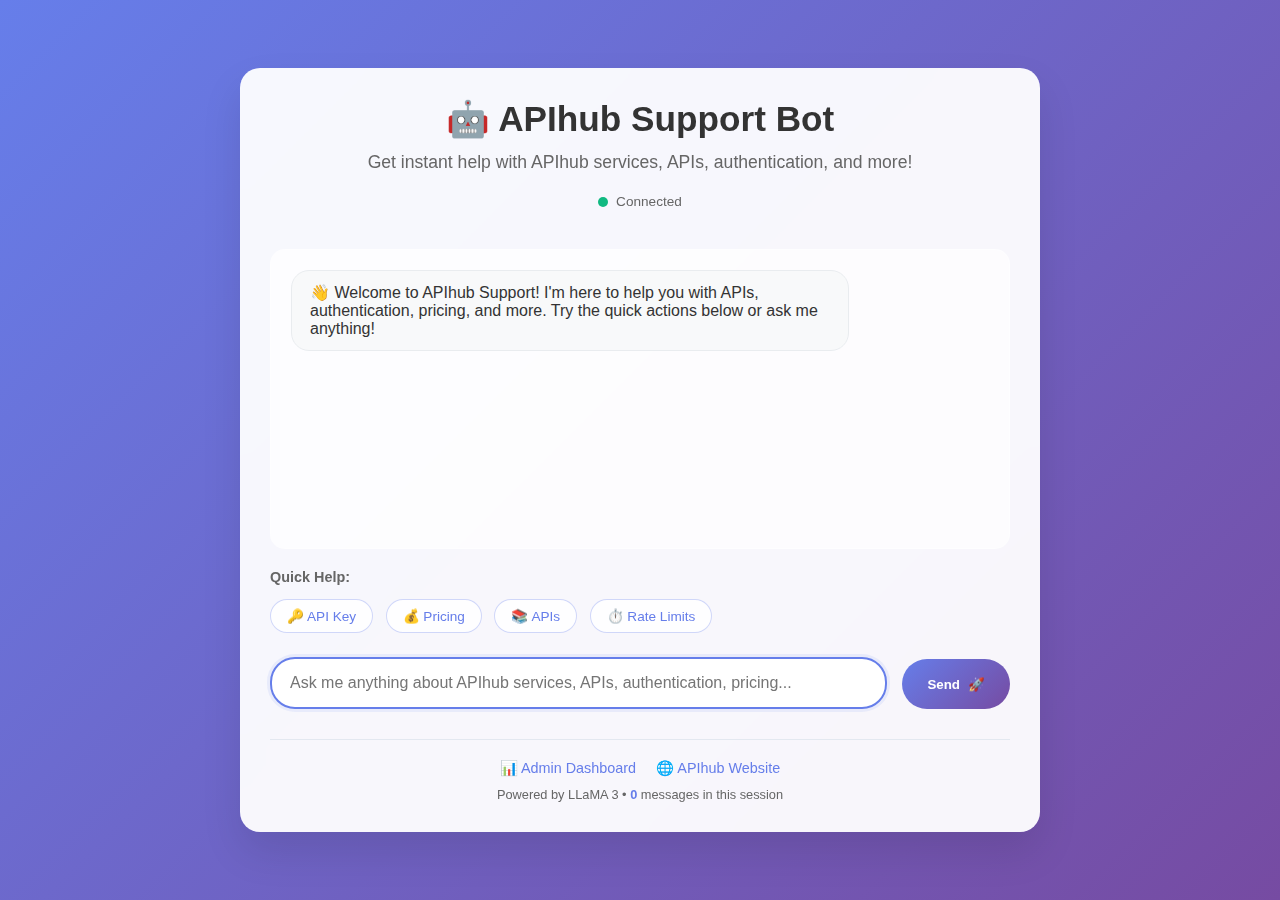
<file: templates/index.html>
<!DOCTYPE html>
<html lang="en">
<head>
  <meta charset="UTF-8" />
  <meta name="viewport" content="width=device-width, initial-scale=1.0"/>
  <title>APIhub Support Bot - Get Help Fast</title>
  <meta name="description" content="Get instant help with APIhub services. Ask about APIs, authentication, pricing, and more.">
  <link rel="icon" href="data:image/svg+xml,<svg xmlns='http://www.w3.org/2000/svg' viewBox='0 0 100 100'><text y='.9em' font-size='90'>🤖</text></svg>">
</head>
<body>
  <div class="chat-container">
    <div class="header">
      <h1>🤖 APIhub Support Bot</h1>
      <p class="subtitle">Get instant help with APIhub services, APIs, authentication, and more!</p>
      <div class="status-indicator">
        <span class="status-dot" id="statusDot"></span>
        <span class="status-text" id="statusText">Connecting...</span>
      </div>
    </div>
    
    <div id="chat-box" class="chat-box">
      <!-- Messages will be dynamically added here -->
    </div>

    <div class="quick-actions">
      <div class="quick-actions-title">Quick Help:</div>
      <button class="quick-btn" onclick="sendQuickMessage('How do I get an API key?')">🔑 API Key</button>
      <button class="quick-btn" onclick="sendQuickMessage('What are the pricing plans?')">💰 Pricing</button>
      <button class="quick-btn" onclick="sendQuickMessage('Show me available APIs')">📚 APIs</button>
      <button class="quick-btn" onclick="sendQuickMessage('Rate limits information')">⏱️ Rate Limits</button>
    </div>

    <div class="input-container">
      <textarea 
        id="userInput" 
        placeholder="Ask me anything about APIhub services, APIs, authentication, pricing..."
        rows="1"
        maxlength="500"
      ></textarea>
      <button onclick="sendMessage()" id="sendButton">
        <span class="button-text">Send</span>
        <span class="button-icon">🚀</span>
      </button>
    </div>

    <div id="system-info" class="system-info"></div>
    
    <div class="footer">
      <div class="footer-links">
        <a href="/dashboard" class="footer-link">📊 Admin Dashboard</a>
        <a href="https://www.apihub.digital" target="_blank" class="footer-link">🌐 APIhub Website</a>
      </div>
      <div class="footer-info">
        <p>Powered by LLaMA 3 • <span id="messageCount">0</span> messages in this session</p>
      </div>
    </div>
  </div>

  <!-- Hidden elements for enhanced functionality -->
  <div id="welcomeModal" class="modal" style="display: none;">
    <div class="modal-content">
      <h3>Welcome to APIhub Support! 👋</h3>
      <p>I'm here to help you with:</p>
      <ul>
        <li>🔑 API authentication and keys</li>
        <li>📚 Available APIs and their features</li>
        <li>💰 Pricing plans and limits</li>
        <li>🐛 Error messages and troubleshooting</li>
        <li>📊 Rate limits and usage</li>
      </ul>
      <p>If I can't answer your question, I'll automatically create a support ticket for you!</p>
      <button onclick="closeWelcomeModal()" class="btn btn-primary">Got it! Let's start</button>
    </div>
  </div>

  <style>
    * {
      margin: 0;
      padding: 0;
      box-sizing: border-box;
    }

    body {
      font-family: 'Segoe UI', Tahoma, Geneva, Verdana, sans-serif;
      background: linear-gradient(135deg, #667eea 0%, #764ba2 100%);
      min-height: 100vh;
      padding: 20px;
      display: flex;
      align-items: center;
      justify-content: center;
    }

    .chat-container {
      background: rgba(255, 255, 255, 0.95);
      backdrop-filter: blur(10px);
      border-radius: 20px;
      box-shadow: 0 20px 40px rgba(0, 0, 0, 0.1);
      width: 100%;
      max-width: 800px;
      min-height: 600px;
      padding: 30px;
      display: flex;
      flex-direction: column;
    }

    /* Header Styles */
    .header {
      text-align: center;
      margin-bottom: 25px;
    }
    
    .header h1 {
      color: #333;
      font-size: 2.2em;
      margin-bottom: 10px;
      font-weight: 700;
    }
    
    .subtitle {
      color: #666;
      font-size: 1.1em;
      margin: 10px 0 20px 0;
      line-height: 1.4;
    }
    
    .status-indicator {
      display: flex;
      align-items: center;
      justify-content: center;
      gap: 8px;
      margin-bottom: 15px;
    }
    
    .status-dot {
      width: 10px;
      height: 10px;
      border-radius: 50%;
      background: #fbbf24;
      animation: pulse 2s infinite;
    }
    
    .status-dot.online {
      background: #10b981;
    }
    
    .status-dot.offline {
      background: #ef4444;
    }
    
    .status-text {
      font-size: 0.85em;
      color: #666;
      font-weight: 500;
    }

    /* Chat Box Styles */
    .chat-box {
      flex: 1;
      overflow-y: auto;
      padding: 20px;
      background: rgba(255, 255, 255, 0.7);
      border-radius: 15px;
      margin-bottom: 20px;
      min-height: 300px;
      border: 1px solid rgba(255, 255, 255, 0.3);
    }

    .message {
      margin-bottom: 15px;
      padding: 12px 18px;
      border-radius: 18px;
      max-width: 80%;
      word-wrap: break-word;
      animation: fadeIn 0.3s ease;
    }

    .user-message {
      background: linear-gradient(135deg, #667eea, #764ba2);
      color: white;
      margin-left: auto;
      text-align: right;
    }

    .bot-message {
      background: #f8f9fa;
      border: 1px solid #e9ecef;
      color: #333;
    }

    .typing-indicator {
      display: flex;
      align-items: center;
      gap: 5px;
      color: #666;
      font-style: italic;
    }

    .typing-dots {
      display: flex;
      gap: 3px;
    }

    .typing-dot {
      width: 6px;
      height: 6px;
      background: #666;
      border-radius: 50%;
      animation: typing 1.4s infinite;
    }

    .typing-dot:nth-child(2) { animation-delay: 0.2s; }
    .typing-dot:nth-child(3) { animation-delay: 0.4s; }

    /* Quick Actions */
    .quick-actions {
      margin-bottom: 20px;
    }

    .quick-actions-title {
      font-size: 0.9em;
      color: #666;
      margin-bottom: 10px;
      font-weight: 600;
    }

    .quick-btn {
      background: rgba(255, 255, 255, 0.8);
      border: 1px solid rgba(102, 126, 234, 0.3);
      border-radius: 20px;
      padding: 8px 16px;
      margin: 4px 8px 4px 0;
      cursor: pointer;
      font-size: 0.85em;
      transition: all 0.3s ease;
      color: #667eea;
      font-weight: 500;
    }

    .quick-btn:hover {
      background: #667eea;
      color: white;
      transform: translateY(-2px);
      box-shadow: 0 4px 12px rgba(102, 126, 234, 0.3);
    }

    /* Input Container */
    .input-container {
      display: flex;
      gap: 15px;
      align-items: flex-end;
    }
    
    .input-container textarea {
      flex: 1;
      padding: 15px 18px;
      border-radius: 25px;
      border: 2px solid #e3e8f0;
      font-size: 16px;
      outline: none;
      transition: all 0.3s ease;
      background: white;
      resize: none;
      min-height: 50px;
      max-height: 120px;
      font-family: inherit;
    }

    .input-container textarea:focus {
      border-color: #667eea;
      box-shadow: 0 0 0 3px rgba(102, 126, 234, 0.1);
    }
    
    .input-container button {
      display: flex;
      align-items: center;
      gap: 8px;
      padding: 15px 25px;
      background: linear-gradient(135deg, #667eea, #764ba2);
      color: white;
      border: none;
      border-radius: 25px;
      cursor: pointer;
      font-weight: 600;
      transition: all 0.3s ease;
      min-height: 50px;
    }

    .input-container button:hover {
      transform: translateY(-2px);
      box-shadow: 0 5px 15px rgba(102, 126, 234, 0.4);
    }

    .input-container button:disabled {
      opacity: 0.6;
      cursor: not-allowed;
      transform: none;
    }
    
    .button-icon {
      transition: transform 0.2s ease;
    }
    
    .input-container button:hover .button-icon {
      transform: translateX(3px);
    }

    /* Footer */
    .footer {
      margin-top: 20px;
      padding-top: 20px;
      border-top: 1px solid #e3e8f0;
      text-align: center;
    }
    
    .footer-links {
      display: flex;
      justify-content: center;
      gap: 20px;
      margin-bottom: 10px;
      flex-wrap: wrap;
    }
    
    .footer-link {
      color: #667eea;
      text-decoration: none;
      font-size: 0.9em;
      font-weight: 500;
      transition: color 0.3s ease;
    }
    
    .footer-link:hover {
      color: #764ba2;
    }
    
    .footer-info {
      font-size: 0.8em;
      color: #666;
    }
    
    .footer-info p {
      margin: 0;
    }

    /* Modal Styles */
    .modal {
      position: fixed;
      top: 0;
      left: 0;
      width: 100%;
      height: 100%;
      background: rgba(0, 0, 0, 0.5);
      display: flex;
      align-items: center;
      justify-content: center;
      z-index: 1000;
    }
    
    .modal-content {
      background: white;
      padding: 30px;
      border-radius: 20px;
      max-width: 500px;
      width: 90%;
      text-align: left;
      box-shadow: 0 20px 40px rgba(0, 0, 0, 0.2);
    }
    
    .modal-content h3 {
      margin-top: 0;
      color: #333;
      text-align: center;
    }
    
    .modal-content ul {
      padding-left: 20px;
      line-height: 1.6;
    }
    
    .modal-content li {
      margin-bottom: 8px;
    }
    
    .btn {
      padding: 12px 24px;
      border: none;
      border-radius: 25px;
      cursor: pointer;
      font-weight: 600;
      text-decoration: none;
      display: inline-block;
      transition: all 0.3s ease;
      font-size: 14px;
      width: 100%;
      margin-top: 15px;
    }
    
    .btn-primary {
      background: linear-gradient(135deg, #667eea, #764ba2);
      color: white;
    }
    
    .btn:hover {
      transform: translateY(-2px);
      box-shadow: 0 5px 15px rgba(102, 126, 234, 0.4);
    }

    /* System Info */
    .system-info {
      font-size: 0.8em;
      color: #666;
      text-align: center;
      margin-top: 10px;
    }
    
    /* Message counter */
    #messageCount {
      font-weight: 600;
      color: #667eea;
    }

    /* Animations */
    @keyframes fadeIn {
      from { opacity: 0; transform: translateY(10px); }
      to { opacity: 1; transform: translateY(0); }
    }

    @keyframes pulse {
      0%, 100% { opacity: 1; }
      50% { opacity: 0.5; }
    }

    @keyframes typing {
      0%, 60%, 100% { transform: translateY(0); }
      30% { transform: translateY(-10px); }
    }

    /* Responsive Design */
    @media (max-width: 768px) {
      body {
        padding: 10px;
      }

      .chat-container {
        padding: 20px;
        min-height: 500px;
      }

      .header h1 {
        font-size: 1.8em;
      }

      .subtitle {
        font-size: 1em;
      }
      
      .footer-links {
        flex-direction: column;
        gap: 10px;
      }
      
      .modal-content {
        width: 95%;
        padding: 20px;
      }

      .input-container {
        flex-direction: column;
        gap: 10px;
      }

      .input-container button {
        width: 100%;
      }
    }

    @media (max-width: 480px) {
      .chat-container {
        padding: 15px;
      }

      .header h1 {
        font-size: 1.6em;
      }

      .quick-btn {
        font-size: 0.8em;
        padding: 6px 12px;
      }
    }
  </style>
  
  <script>
    // Enhanced functionality for the index page
    let messageCount = 0;
    let isConnected = false;
    
    function updateMessageCount() {
      messageCount++;
      document.getElementById('messageCount').textContent = messageCount;
    }
    
    function updateStatus(status, text) {
      const dot = document.getElementById('statusDot');
      const statusText = document.getElementById('statusText');
      
      dot.className = `status-dot ${status}`;
      statusText.textContent = text;
    }
    
    function closeWelcomeModal() {
      document.getElementById('welcomeModal').style.display = 'none';
      document.getElementById('userInput').focus();
    }
    
    function sendQuickMessage(message) {
      document.getElementById('userInput').value = message;
      sendMessage();
    }

    // Auto-resize textarea
    document.getElementById('userInput').addEventListener('input', function() {
      this.style.height = 'auto';
      this.style.height = Math.min(this.scrollHeight, 120) + 'px';
    });

    // Enter key to send message (Shift+Enter for new line)
    document.getElementById('userInput').addEventListener('keydown', function(e) {
      if (e.key === 'Enter' && !e.shiftKey) {
        e.preventDefault();
        sendMessage();
      }
    });

    // Main send message function
    function sendMessage() {
      const userInput = document.getElementById('userInput');
      const message = userInput.value.trim();
      
      if (!message) return;
      
      // Add user message to chat
      addMessage(message, 'user');
      userInput.value = '';
      userInput.style.height = 'auto';
      
      // Update message count
      updateMessageCount();
      
      // Disable send button temporarily
      const sendButton = document.getElementById('sendButton');
      sendButton.disabled = true;
      
      // Show typing indicator
      showTypingIndicator();
      
      // Simulate bot response (replace with actual API call)
      setTimeout(() => {
        hideTypingIndicator();
        sendButton.disabled = false;
        
        // Generate bot response based on message
        const botResponse = generateBotResponse(message);
        addMessage(botResponse, 'bot');
        
        userInput.focus();
      }, 1000 + Math.random() * 2000);
    }

    function addMessage(message, type) {
      const chatBox = document.getElementById('chat-box');
      const messageDiv = document.createElement('div');
      messageDiv.className = `message ${type}-message`;
      messageDiv.textContent = message;
      
      chatBox.appendChild(messageDiv);
      chatBox.scrollTop = chatBox.scrollHeight;
    }

    function showTypingIndicator() {
      const chatBox = document.getElementById('chat-box');
      const typingDiv = document.createElement('div');
      typingDiv.className = 'message bot-message typing-indicator';
      typingDiv.id = 'typing-indicator';
      typingDiv.innerHTML = `
        <span>Bot is typing</span>
        <div class="typing-dots">
          <div class="typing-dot"></div>
          <div class="typing-dot"></div>
          <div class="typing-dot"></div>
        </div>
      `;
      
      chatBox.appendChild(typingDiv);
      chatBox.scrollTop = chatBox.scrollHeight;
    }

    function hideTypingIndicator() {
      const typingIndicator = document.getElementById('typing-indicator');
      if (typingIndicator) {
        typingIndicator.remove();
      }
    }

    function generateBotResponse(userMessage) {
      const message = userMessage.toLowerCase();
      
      if (message.includes('api key')) {
        return "🔑 To get your API key: 1) Sign up at apihub.digital 2) Go to your dashboard 3) Click 'Generate API Key' 4) Copy and save it securely. Your API key is unique and should never be shared!";
      } else if (message.includes('pricing') || message.includes('plan')) {
        return "💰 Our pricing plans: Free (1000 requests/month), Basic ($9.99 - 10K requests), Pro ($29.99 - 100K requests), Enterprise (Custom pricing). All plans include 24/7 support and detailed analytics!";
      } else if (message.includes('api') && (message.includes('available') || message.includes('list') || message.includes('show'))) {
        return "📚 Available APIs: Weather API, Currency Exchange, User Authentication, Payment Gateway, Image Processing, Text Analysis, Geolocation, and 50+ more! Check our documentation for detailed endpoints.";
      } else if (message.includes('rate limit')) {
        return "⏱️ Rate limits depend on your plan: Free (60 req/min), Basic (300 req/min), Pro (1000 req/min), Enterprise (Custom). You can check your current usage in the dashboard.";
      } else if (message.includes('error') || message.includes('bug') || message.includes('problem')) {
        return "🐛 I can help troubleshoot! Common issues: 1) Check your API key 2) Verify endpoint URL 3) Check rate limits 4) Review request format. What specific error are you seeing?";
      } else if (message.includes('hello') || message.includes('hi') || message.includes('help')) {
        return "👋 Hello! I'm here to help with all your APIhub questions. Ask me about API keys, pricing, available APIs, rate limits, or any technical issues you're facing!";
      } else {
        return "🤖 I understand you're asking about: '" + userMessage + "'. Let me help you with that! If you need immediate assistance, I can also create a support ticket for you. What specific aspect would you like to know more about?";
      }
    }

    // Initialize the chat
    function initializeChat() {
      updateStatus('online', 'Connected');
      isConnected = true;
      
      // Add welcome message
      setTimeout(() => {
        addMessage("👋 Welcome to APIhub Support! I'm here to help you with APIs, authentication, pricing, and more. Try the quick actions below or ask me anything!", 'bot');
      }, 500);
      
      // Focus on input
      document.getElementById('userInput').focus();
    }

    // Initialize when page loads
    document.addEventListener('DOMContentLoaded', function() {
      initializeChat();
      
      // Show welcome modal for new users (optional)
      // document.getElementById('welcomeModal').style.display = 'flex';
    });

    // Handle connection status
    window.addEventListener('online', () => {
      updateStatus('online', 'Connected');
      isConnected = true;
    });

    window.addEventListener('offline', () => {
      updateStatus('offline', 'Disconnected');
      isConnected = false;
    });
  </script>
</body>
</html>
</file>
